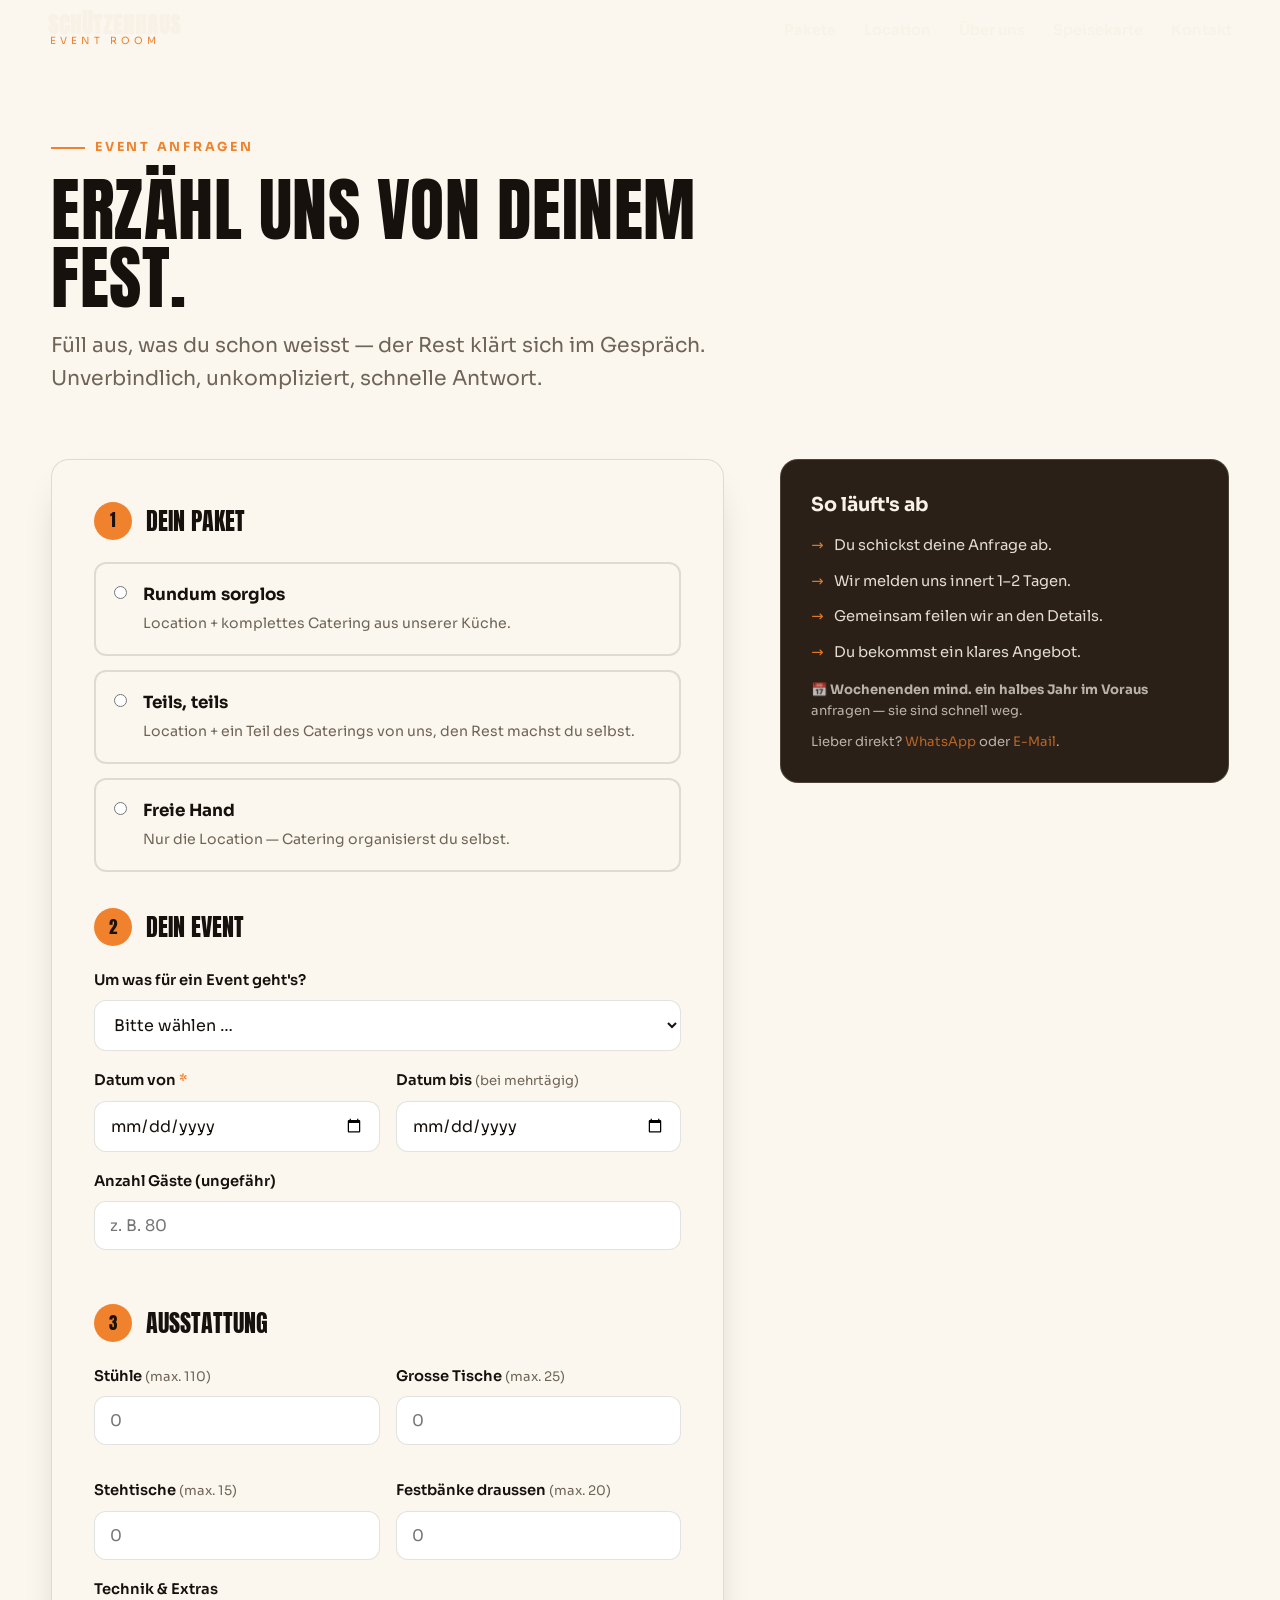
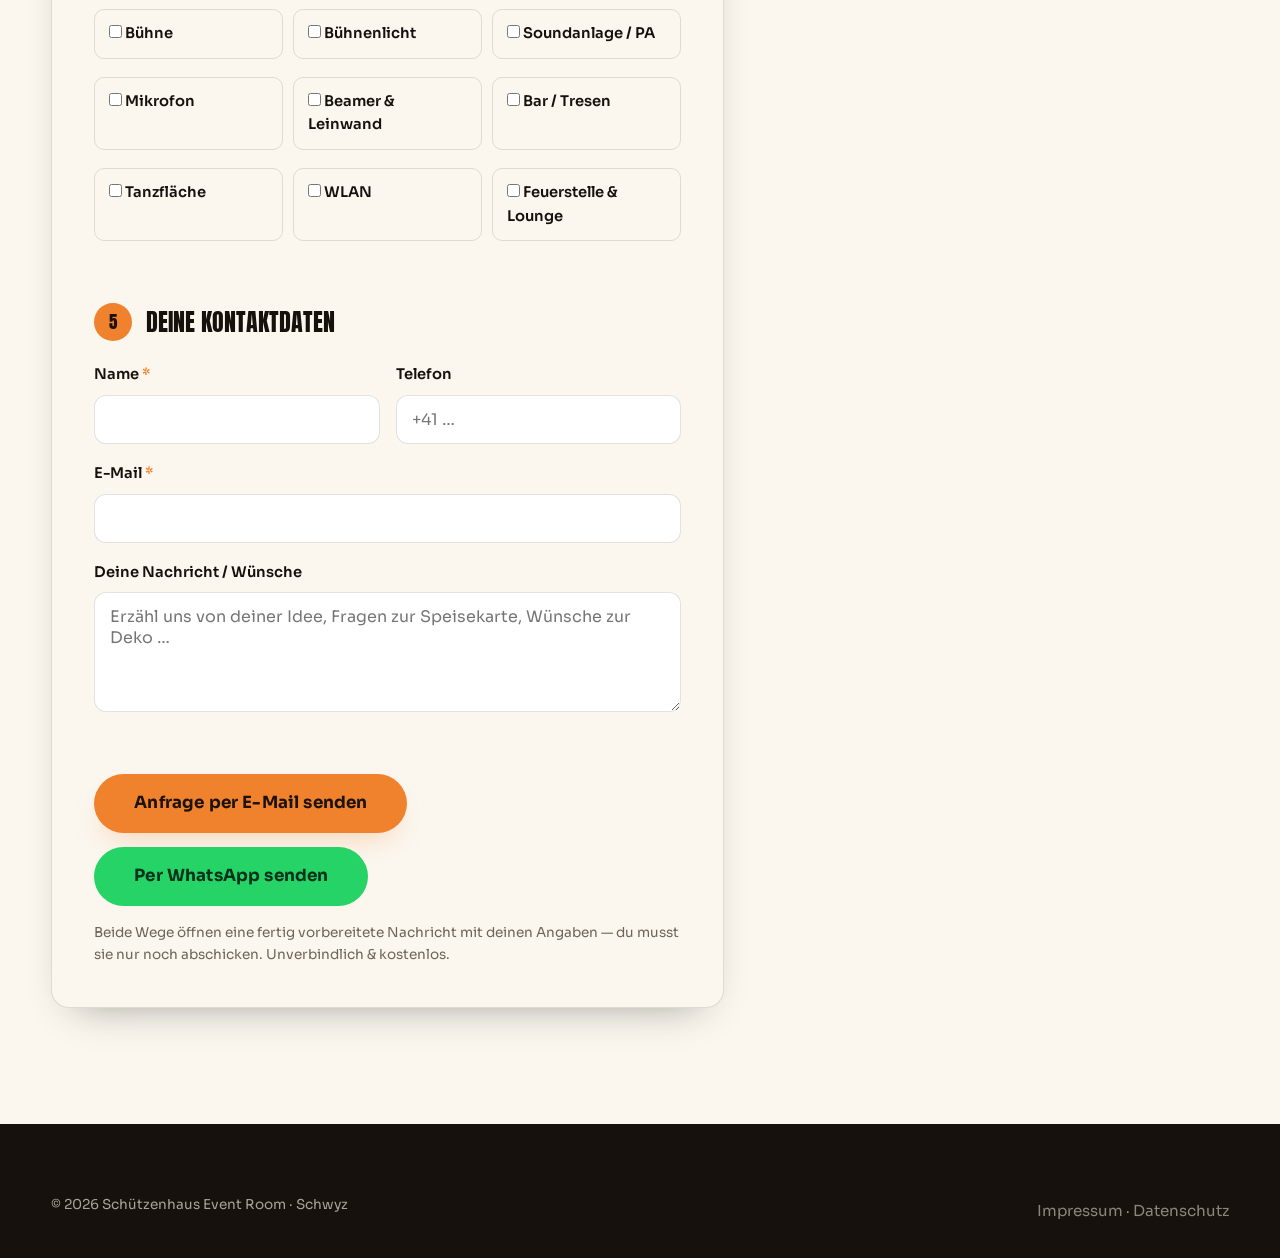
<file: anfrage.html>
<!DOCTYPE html>
<html lang="de-CH">
<head>
  <meta charset="UTF-8" />
  <meta name="viewport" content="width=device-width, initial-scale=1.0" />
  <title>Event anfragen — Schützenhaus Event Room</title>
  <meta name="description" content="Stell deine unverbindliche Event-Anfrage: Paket wählen, Ausstattung, Daten, Verpflegung und Getränke. Wir bauen dir ein Angebot." />
  <!-- Anfrageformular: Versand via mailto/WhatsApp, konfiguriert in assets/js/anfrage.js. -->
  <link rel="preconnect" href="https://fonts.googleapis.com" />
  <link rel="preconnect" href="https://fonts.gstatic.com" crossorigin />
  <link href="https://fonts.googleapis.com/css2?family=Anton&family=Sora:wght@400;500;600;700;800&display=swap" rel="stylesheet" />
  <link rel="stylesheet" href="assets/css/style.css" />
</head>
<body>

  <header class="nav scrolled" id="top">
    <a class="brand" href="index.html" aria-label="Schützenhaus Event Room — Startseite">
      <b>SCHÜTZENHAUS</b><span>Event Room</span>
    </a>
    <nav class="nav-links" aria-label="Hauptnavigation">
      <a href="index.html#pakete">Pakete</a>
      <a href="index.html#location">Location</a>
      <a href="index.html#ueber-uns">Über uns</a>
      <a href="speisekarte.html">Speisekarte</a>
      <a href="index.html#kontakt">Kontakt</a>
    </nav>
    <button class="nav-toggle" aria-label="Menü öffnen" aria-expanded="false">
      <span></span><span></span><span></span>
    </button>
  </header>

  <section class="section page-top">
    <div class="container">
      <div class="section-head">
        <span class="eyebrow">Event anfragen</span>
        <h1 class="display-l">Erzähl uns von deinem Fest.</h1>
        <p class="lead">Füll aus, was du schon weisst — der Rest klärt sich im Gespräch. Unverbindlich, unkompliziert, schnelle Antwort.</p>
      </div>

      <div class="form-wrap">
        <form class="form-card" id="anfrageForm" novalidate>

          <!-- 1 · PAKET -->
          <fieldset class="fieldset">
            <legend><span class="step">1</span> Dein Paket</legend>
            <div class="pkg-choice">
              <label>
                <input type="radio" name="paket" value="Rundum sorglos (Location + Catering komplett)" required />
                <span class="pkg-choice__body"><b>Rundum sorglos</b><span>Location + komplettes Catering aus unserer Küche.</span></span>
              </label>
              <label>
                <input type="radio" name="paket" value="Teils, teils (Location + Teil-Catering)" />
                <span class="pkg-choice__body"><b>Teils, teils</b><span>Location + ein Teil des Caterings von uns, den Rest machst du selbst.</span></span>
              </label>
              <label>
                <input type="radio" name="paket" value="Freie Hand (nur Location)" />
                <span class="pkg-choice__body"><b>Freie Hand</b><span>Nur die Location — Catering organisierst du selbst.</span></span>
              </label>
            </div>
          </fieldset>

          <!-- 2 · EVENT -->
          <fieldset class="fieldset">
            <legend><span class="step">2</span> Dein Event</legend>
            <div class="field">
              <label for="eventtyp">Um was für ein Event geht's?</label>
              <select id="eventtyp">
                <option value="">Bitte wählen …</option>
                <option>Hochzeit</option>
                <option>Geburtstag / Jubiläum</option>
                <option>Firmenanlass / Meeting</option>
                <option>Konzert / Bühnenshow</option>
                <option>Vereinsfest</option>
                <option>Apéro / Generalversammlung</option>
                <option>Trauerfeier / Abdankung</option>
                <option>Anderes</option>
              </select>
            </div>
            <div class="grid-2">
              <div class="field">
                <label for="datum_von">Datum von <span class="req">*</span></label>
                <input type="date" id="datum_von" required />
              </div>
              <div class="field">
                <label for="datum_bis">Datum bis <span class="hint">(bei mehrtägig)</span></label>
                <input type="date" id="datum_bis" />
              </div>
            </div>
            <div class="field">
              <label for="gaeste">Anzahl Gäste (ungefähr)</label>
              <input type="number" id="gaeste" min="1" max="200" placeholder="z. B. 80" />
            </div>
          </fieldset>

          <!-- 3 · AUSSTATTUNG -->
          <fieldset class="fieldset">
            <legend><span class="step">3</span> Ausstattung</legend>
            <div class="grid-2">
              <div class="field">
                <label for="eq_stuehle">Stühle <span class="hint">(max. 110)</span></label>
                <input type="number" id="eq_stuehle" min="0" max="110" placeholder="0" />
              </div>
              <div class="field">
                <label for="eq_tische">Grosse Tische <span class="hint">(max. 25)</span></label>
                <input type="number" id="eq_tische" min="0" max="25" placeholder="0" />
              </div>
              <div class="field">
                <label for="eq_stehtische">Stehtische <span class="hint">(max. 15)</span></label>
                <input type="number" id="eq_stehtische" min="0" max="15" placeholder="0" />
              </div>
              <div class="field">
                <label for="eq_festbaenke">Festbänke draussen <span class="hint">(max. 20)</span></label>
                <input type="number" id="eq_festbaenke" min="0" max="20" placeholder="0" />
              </div>
            </div>
            <div class="field">
              <span class="label">Technik &amp; Extras</span>
              <div class="check-grid" id="equipmentGrid">
                <label class="check"><input type="checkbox" name="equipment" value="Bühne" /> Bühne</label>
                <label class="check"><input type="checkbox" name="equipment" value="Bühnenlicht" /> Bühnenlicht</label>
                <label class="check"><input type="checkbox" name="equipment" value="Soundanlage / PA" /> Soundanlage / PA</label>
                <label class="check"><input type="checkbox" name="equipment" value="Mikrofon" /> Mikrofon</label>
                <label class="check"><input type="checkbox" name="equipment" value="Beamer & Leinwand" /> Beamer &amp; Leinwand</label>
                <label class="check"><input type="checkbox" name="equipment" value="Bar / Tresen" /> Bar / Tresen</label>
                <label class="check"><input type="checkbox" name="equipment" value="Tanzfläche" /> Tanzfläche</label>
                <label class="check"><input type="checkbox" name="equipment" value="WLAN" /> WLAN</label>
                <label class="check"><input type="checkbox" name="equipment" value="Feuerstelle & Lounge (draussen)" /> Feuerstelle &amp; Lounge</label>
              </div>
            </div>
          </fieldset>

          <!-- 4 · VERPFLEGUNG (nur bei Catering) -->
          <fieldset class="fieldset catering-block" id="cateringBlock">
            <legend><span class="step">4</span> Verpflegung</legend>
            <p class="form-note" style="margin-top:0;margin-bottom:18px;">Wirf vorab einen Blick in unsere <a href="speisekarte.html" style="color:var(--ember-deep);font-weight:600;">Speise- &amp; Getränkekarte</a>. Du kannst hier wählen oder alles persönlich mit uns besprechen.</p>
            <div class="grid-3">
              <div class="field">
                <label for="veg">Davon vegetarisch</label>
                <input type="number" id="veg" min="0" placeholder="0" />
              </div>
              <div class="field">
                <label for="vegan">Davon vegan</label>
                <input type="number" id="vegan" min="0" placeholder="0" />
              </div>
              <div class="field">
                <label for="allergien">Allergien / Sonstiges</label>
                <input type="text" id="allergien" placeholder="z. B. glutenfrei" />
              </div>
            </div>
            <div class="grid-2">
              <div class="field">
                <label for="menue">Menüwunsch</label>
                <select id="menue">
                  <option value="">Bitte wählen …</option>
                  <option>Menü 1 — Klassiker vom Tal</option>
                  <option>Menü 2 — Festlich &amp; mehrgängig</option>
                  <option>Menü 3 — Apéro riche / Flying Buffet</option>
                  <option>Vegetarisches / veganes Menü</option>
                  <option>Persönlich besprechen</option>
                </select>
              </div>
              <div class="field">
                <label for="getraenke">Getränke &amp; Wein</label>
                <select id="getraenke">
                  <option value="">Bitte wählen …</option>
                  <option>Eure Weinempfehlung passend zum Menü</option>
                  <option>Getränkepauschale (Bier, Wein, Softdrinks)</option>
                  <option>Nur alkoholfrei</option>
                  <option>Persönlich besprechen</option>
                </select>
              </div>
            </div>
          </fieldset>

          <!-- 5 · KONTAKT -->
          <fieldset class="fieldset">
            <legend><span class="step">5</span> Deine Kontaktdaten</legend>
            <div class="grid-2">
              <div class="field">
                <label for="kontakt_name">Name <span class="req">*</span></label>
                <input type="text" id="kontakt_name" autocomplete="name" required />
              </div>
              <div class="field">
                <label for="kontakt_tel">Telefon</label>
                <input type="tel" id="kontakt_tel" autocomplete="tel" placeholder="+41 …" />
              </div>
            </div>
            <div class="field">
              <label for="kontakt_email">E-Mail <span class="req">*</span></label>
              <input type="email" id="kontakt_email" autocomplete="email" required />
            </div>
            <div class="field">
              <label for="kommentar">Deine Nachricht / Wünsche</label>
              <textarea id="kommentar" placeholder="Erzähl uns von deiner Idee, Fragen zur Speisekarte, Wünsche zur Deko …"></textarea>
            </div>
          </fieldset>

          <div class="form-actions">
            <button type="button" class="btn btn--primary btn--lg" id="sendEmail">Anfrage per E-Mail senden</button>
            <button type="button" class="btn btn--whatsapp btn--lg" id="sendWhatsApp">Per WhatsApp senden</button>
          </div>
          <p class="form-note">Beide Wege öffnen eine fertig vorbereitete Nachricht mit deinen Angaben — du musst sie nur noch abschicken. Unverbindlich &amp; kostenlos.</p>
        </form>

        <aside class="form-aside">
          <h4>So läuft's ab</h4>
          <ul>
            <li>Du schickst deine Anfrage ab.</li>
            <li>Wir melden uns innert 1–2 Tagen.</li>
            <li>Gemeinsam feilen wir an den Details.</li>
            <li>Du bekommst ein klares Angebot.</li>
          </ul>
          <p class="small">📅 <strong>Wochenenden mind. ein halbes Jahr im Voraus</strong> anfragen — sie sind schnell weg.</p>
          <p class="small">Lieber direkt? <a href="https://wa.me/41792501954" target="_blank" rel="noopener" style="color:var(--ember);">WhatsApp</a> oder <a href="mailto:info@schuetzenhaus-eventraum.ch" style="color:var(--ember);">E-Mail</a>.</p>
        </aside>
      </div>
    </div>
  </section>

  <footer class="footer">
    <div class="container">
      <div class="footer__bottom" style="border:0;padding-top:0;">
        <span>© <span data-year>2026</span> Schützenhaus Event Room · Schwyz</span>
        <span><a href="impressum.html">Impressum</a> · <a href="datenschutz.html">Datenschutz</a></span>
      </div>
    </div>
  </footer>

  <script src="assets/js/main.js"></script>
  <script src="assets/js/anfrage.js"></script>
</body>
</html>
</file>
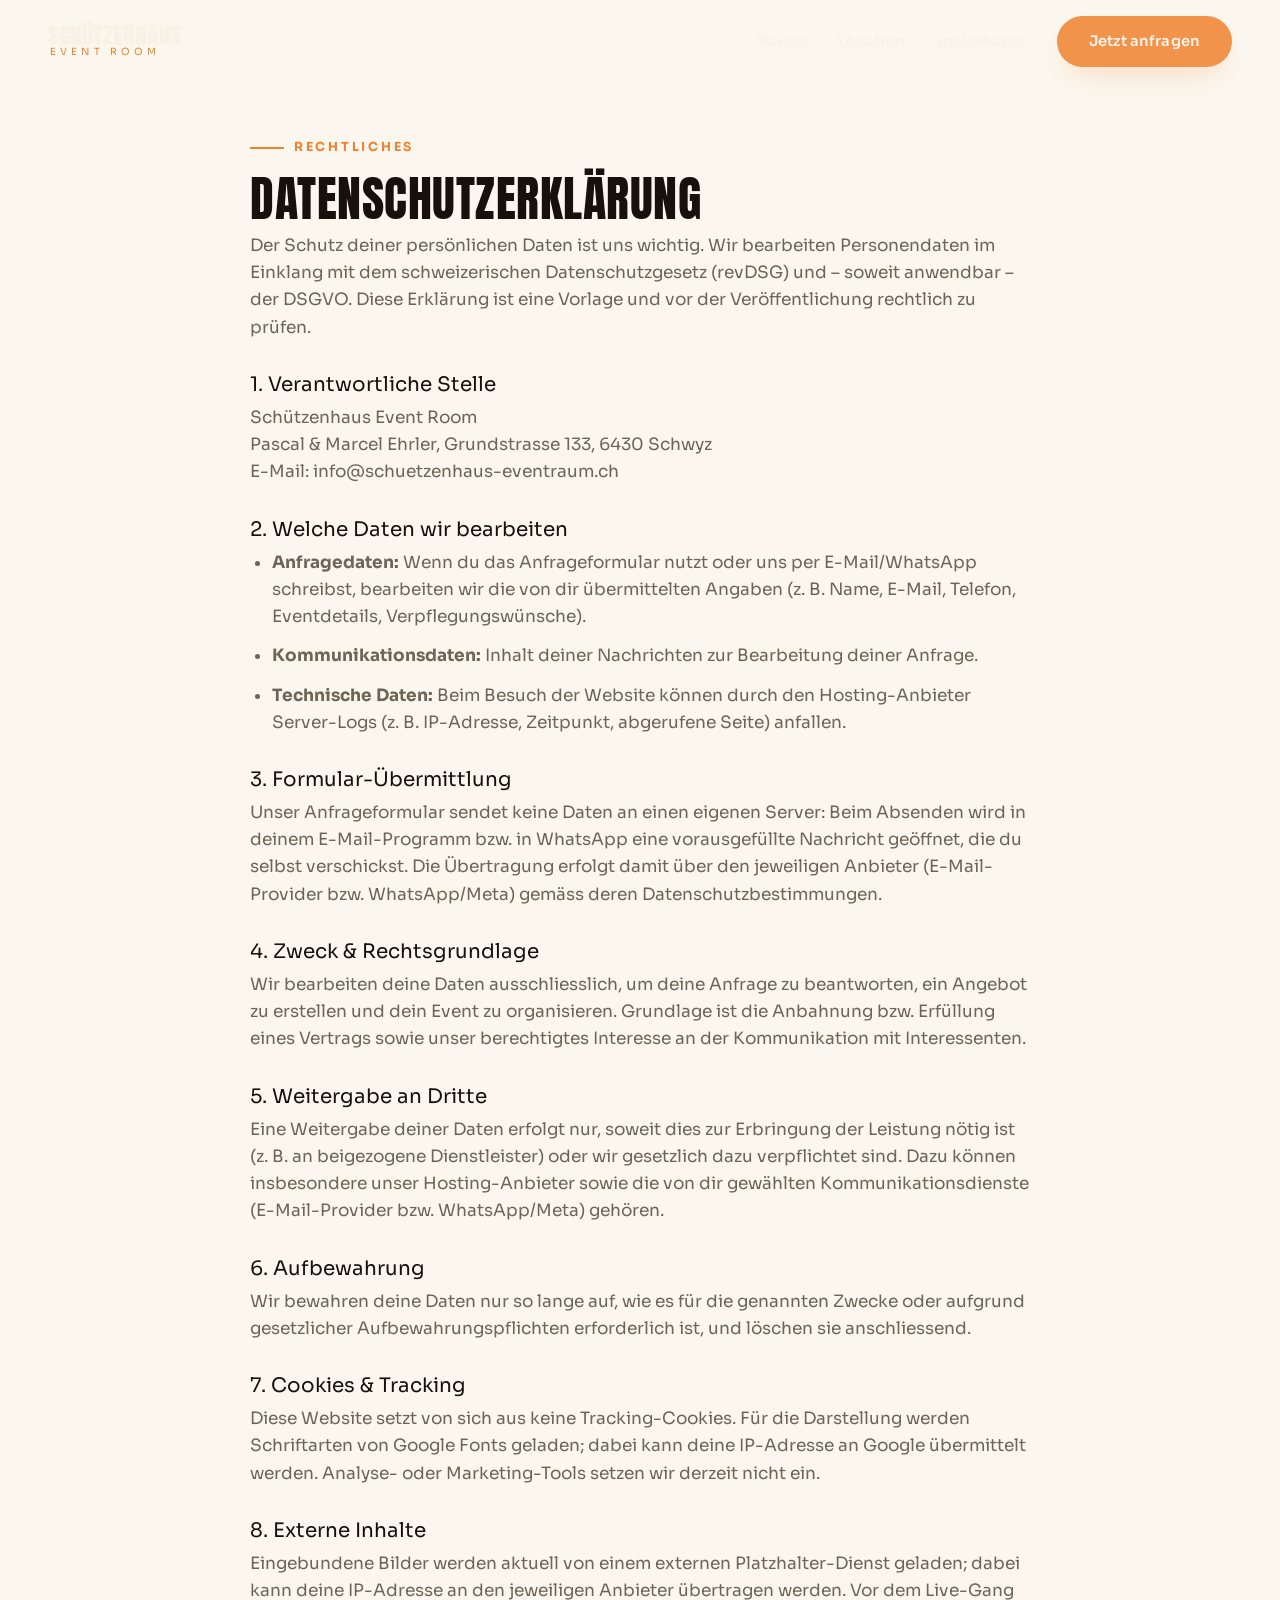
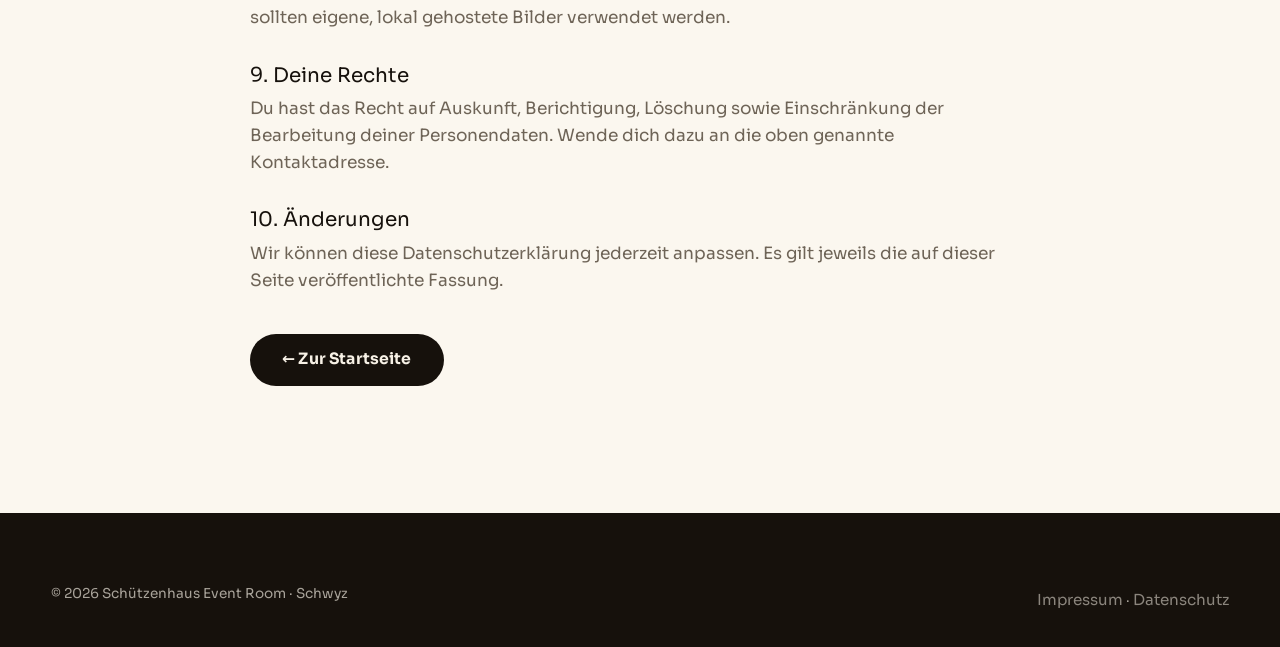
<file: datenschutz.html>
<!DOCTYPE html>
<html lang="de-CH">
<head>
  <meta charset="UTF-8" />
  <meta name="viewport" content="width=device-width, initial-scale=1.0" />
  <title>Datenschutzerklärung — Schützenhaus Event Room</title>
  <meta name="robots" content="noindex" />
  <!-- HINWEIS: Platzhalter-Datenschutzerklärung. Vor Veröffentlichung rechtlich prüfen und an die tatsächliche Datenverarbeitung anpassen. -->
  <link rel="preconnect" href="https://fonts.googleapis.com" />
  <link rel="preconnect" href="https://fonts.gstatic.com" crossorigin />
  <link href="https://fonts.googleapis.com/css2?family=Anton&family=Sora:wght@400;500;600;700;800&display=swap" rel="stylesheet" />
  <link rel="stylesheet" href="assets/css/style.css" />
</head>
<body>

  <header class="nav scrolled" id="top">
    <a class="brand" href="index.html" aria-label="Schützenhaus Event Room — Startseite">
      <b>SCHÜTZENHAUS</b><span>Event Room</span>
    </a>
    <nav class="nav-links" aria-label="Hauptnavigation">
      <a href="index.html#pakete">Pakete</a>
      <a href="index.html#location">Location</a>
      <a href="speisekarte.html">Speisekarte</a>
      <a class="btn btn--primary nav-cta" href="anfrage.html">Jetzt anfragen</a>
    </nav>
    <button class="nav-toggle" aria-label="Menü öffnen" aria-expanded="false">
      <span></span><span></span><span></span>
    </button>
  </header>

  <section class="section page-top">
    <div class="container legal">
      <span class="eyebrow">Rechtliches</span>
      <h2>Datenschutzerklärung</h2>
      <p>Der Schutz deiner persönlichen Daten ist uns wichtig. Wir bearbeiten Personendaten im Einklang mit dem schweizerischen Datenschutzgesetz (revDSG) und – soweit anwendbar – der DSGVO. Diese Erklärung ist eine Vorlage und vor der Veröffentlichung rechtlich zu prüfen.</p>

      <h3>1. Verantwortliche Stelle</h3>
      <p>
        Schützenhaus Event Room<br>
        Pascal &amp; Marcel Ehrler, Grundstrasse 133, 6430 Schwyz<br>
        E-Mail: <a href="mailto:info@schuetzenhaus-eventraum.ch">info@schuetzenhaus-eventraum.ch</a>
      </p>

      <h3>2. Welche Daten wir bearbeiten</h3>
      <ul>
        <li><strong>Anfragedaten:</strong> Wenn du das Anfrageformular nutzt oder uns per E-Mail/WhatsApp schreibst, bearbeiten wir die von dir übermittelten Angaben (z. B. Name, E-Mail, Telefon, Eventdetails, Verpflegungswünsche).</li>
        <li><strong>Kommunikationsdaten:</strong> Inhalt deiner Nachrichten zur Bearbeitung deiner Anfrage.</li>
        <li><strong>Technische Daten:</strong> Beim Besuch der Website können durch den Hosting-Anbieter Server-Logs (z. B. IP-Adresse, Zeitpunkt, abgerufene Seite) anfallen.</li>
      </ul>

      <h3>3. Formular-Übermittlung</h3>
      <p>Unser Anfrageformular sendet keine Daten an einen eigenen Server: Beim Absenden wird in deinem E-Mail-Programm bzw. in WhatsApp eine vorausgefüllte Nachricht geöffnet, die du selbst verschickst. Die Übertragung erfolgt damit über den jeweiligen Anbieter (E-Mail-Provider bzw. WhatsApp/Meta) gemäss deren Datenschutzbestimmungen.</p>

      <h3>4. Zweck &amp; Rechtsgrundlage</h3>
      <p>Wir bearbeiten deine Daten ausschliesslich, um deine Anfrage zu beantworten, ein Angebot zu erstellen und dein Event zu organisieren. Grundlage ist die Anbahnung bzw. Erfüllung eines Vertrags sowie unser berechtigtes Interesse an der Kommunikation mit Interessenten.</p>

      <h3>5. Weitergabe an Dritte</h3>
      <p>Eine Weitergabe deiner Daten erfolgt nur, soweit dies zur Erbringung der Leistung nötig ist (z. B. an beigezogene Dienstleister) oder wir gesetzlich dazu verpflichtet sind. Dazu können insbesondere unser Hosting-Anbieter sowie die von dir gewählten Kommunikationsdienste (E-Mail-Provider bzw. WhatsApp/Meta) gehören.</p>

      <h3>6. Aufbewahrung</h3>
      <p>Wir bewahren deine Daten nur so lange auf, wie es für die genannten Zwecke oder aufgrund gesetzlicher Aufbewahrungspflichten erforderlich ist, und löschen sie anschliessend.</p>

      <h3>7. Cookies &amp; Tracking</h3>
      <p>Diese Website setzt von sich aus keine Tracking-Cookies. Für die Darstellung werden Schriftarten von Google Fonts geladen; dabei kann deine IP-Adresse an Google übermittelt werden. Analyse- oder Marketing-Tools setzen wir derzeit nicht ein.</p>

      <h3>8. Externe Inhalte</h3>
      <p>Eingebundene Bilder werden aktuell von einem externen Platzhalter-Dienst geladen; dabei kann deine IP-Adresse an den jeweiligen Anbieter übertragen werden. Vor dem Live-Gang sollten eigene, lokal gehostete Bilder verwendet werden.</p>

      <h3>9. Deine Rechte</h3>
      <p>Du hast das Recht auf Auskunft, Berichtigung, Löschung sowie Einschränkung der Bearbeitung deiner Personendaten. Wende dich dazu an die oben genannte Kontaktadresse.</p>

      <h3>10. Änderungen</h3>
      <p>Wir können diese Datenschutzerklärung jederzeit anpassen. Es gilt jeweils die auf dieser Seite veröffentlichte Fassung.</p>

      <p style="margin-top:40px;"><a class="btn btn--dark" href="index.html">← Zur Startseite</a></p>
    </div>
  </section>

  <footer class="footer">
    <div class="container">
      <div class="footer__bottom" style="border:0;padding-top:0;">
        <span>© <span data-year>2026</span> Schützenhaus Event Room · Schwyz</span>
        <span><a href="impressum.html">Impressum</a> · <a href="datenschutz.html">Datenschutz</a></span>
      </div>
    </div>
  </footer>

  <script src="assets/js/main.js"></script>
</body>
</html>
</file>
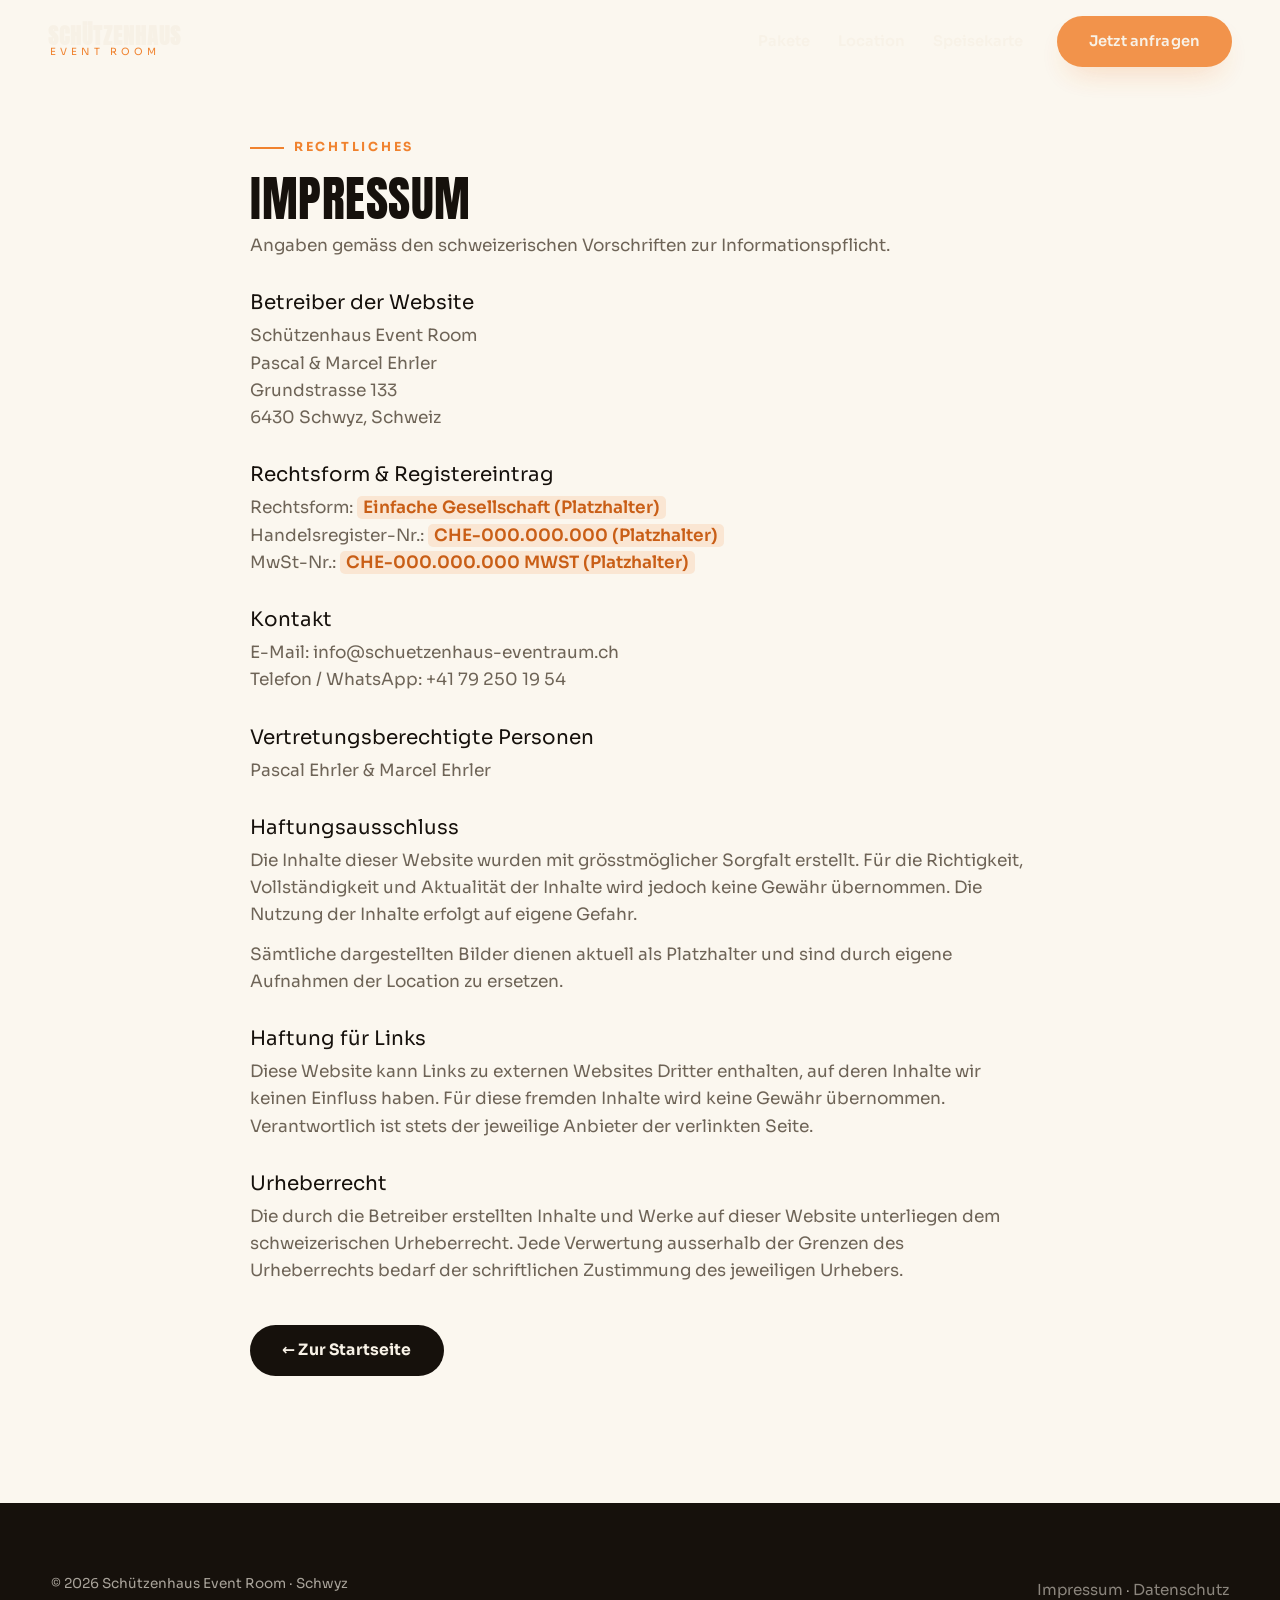
<file: impressum.html>
<!DOCTYPE html>
<html lang="de-CH">
<head>
  <meta charset="UTF-8" />
  <meta name="viewport" content="width=device-width, initial-scale=1.0" />
  <title>Impressum — Schützenhaus Event Room</title>
  <meta name="robots" content="noindex" />
  <!-- HINWEIS: Alle mit hervorgehobenen Platzhaltern markierten Angaben müssen durch echte Daten ersetzt werden. -->
  <link rel="preconnect" href="https://fonts.googleapis.com" />
  <link rel="preconnect" href="https://fonts.gstatic.com" crossorigin />
  <link href="https://fonts.googleapis.com/css2?family=Anton&family=Sora:wght@400;500;600;700;800&display=swap" rel="stylesheet" />
  <link rel="stylesheet" href="assets/css/style.css" />
</head>
<body>

  <header class="nav scrolled" id="top">
    <a class="brand" href="index.html" aria-label="Schützenhaus Event Room — Startseite">
      <b>SCHÜTZENHAUS</b><span>Event Room</span>
    </a>
    <nav class="nav-links" aria-label="Hauptnavigation">
      <a href="index.html#pakete">Pakete</a>
      <a href="index.html#location">Location</a>
      <a href="speisekarte.html">Speisekarte</a>
      <a class="btn btn--primary nav-cta" href="anfrage.html">Jetzt anfragen</a>
    </nav>
    <button class="nav-toggle" aria-label="Menü öffnen" aria-expanded="false">
      <span></span><span></span><span></span>
    </button>
  </header>

  <section class="section page-top">
    <div class="container legal">
      <span class="eyebrow">Rechtliches</span>
      <h2>Impressum</h2>
      <p>Angaben gemäss den schweizerischen Vorschriften zur Informationspflicht.</p>

      <h3>Betreiber der Website</h3>
      <p>
        Schützenhaus Event Room<br>
        Pascal &amp; Marcel Ehrler<br>
        Grundstrasse 133<br>
        6430 Schwyz, Schweiz
      </p>

      <h3>Rechtsform &amp; Registereintrag</h3>
      <p>
        Rechtsform: <span class="ph">Einfache Gesellschaft (Platzhalter)</span><br>
        Handelsregister-Nr.: <span class="ph">CHE-000.000.000 (Platzhalter)</span><br>
        MwSt-Nr.: <span class="ph">CHE-000.000.000 MWST (Platzhalter)</span>
      </p>

      <h3>Kontakt</h3>
      <p>
        E-Mail: <a href="mailto:info@schuetzenhaus-eventraum.ch">info@schuetzenhaus-eventraum.ch</a><br>
        Telefon / WhatsApp: <a href="tel:+41792501954">+41 79 250 19 54</a>
      </p>

      <h3>Vertretungsberechtigte Personen</h3>
      <p>Pascal Ehrler &amp; Marcel Ehrler</p>

      <h3>Haftungsausschluss</h3>
      <p>Die Inhalte dieser Website wurden mit grösstmöglicher Sorgfalt erstellt. Für die Richtigkeit, Vollständigkeit und Aktualität der Inhalte wird jedoch keine Gewähr übernommen. Die Nutzung der Inhalte erfolgt auf eigene Gefahr.</p>
      <p>Sämtliche dargestellten Bilder dienen aktuell als Platzhalter und sind durch eigene Aufnahmen der Location zu ersetzen.</p>

      <h3>Haftung für Links</h3>
      <p>Diese Website kann Links zu externen Websites Dritter enthalten, auf deren Inhalte wir keinen Einfluss haben. Für diese fremden Inhalte wird keine Gewähr übernommen. Verantwortlich ist stets der jeweilige Anbieter der verlinkten Seite.</p>

      <h3>Urheberrecht</h3>
      <p>Die durch die Betreiber erstellten Inhalte und Werke auf dieser Website unterliegen dem schweizerischen Urheberrecht. Jede Verwertung ausserhalb der Grenzen des Urheberrechts bedarf der schriftlichen Zustimmung des jeweiligen Urhebers.</p>

      <p style="margin-top:40px;"><a class="btn btn--dark" href="index.html">← Zur Startseite</a></p>
    </div>
  </section>

  <footer class="footer">
    <div class="container">
      <div class="footer__bottom" style="border:0;padding-top:0;">
        <span>© <span data-year>2026</span> Schützenhaus Event Room · Schwyz</span>
        <span><a href="impressum.html">Impressum</a> · <a href="datenschutz.html">Datenschutz</a></span>
      </div>
    </div>
  </footer>

  <script src="assets/js/main.js"></script>
</body>
</html>
</file>
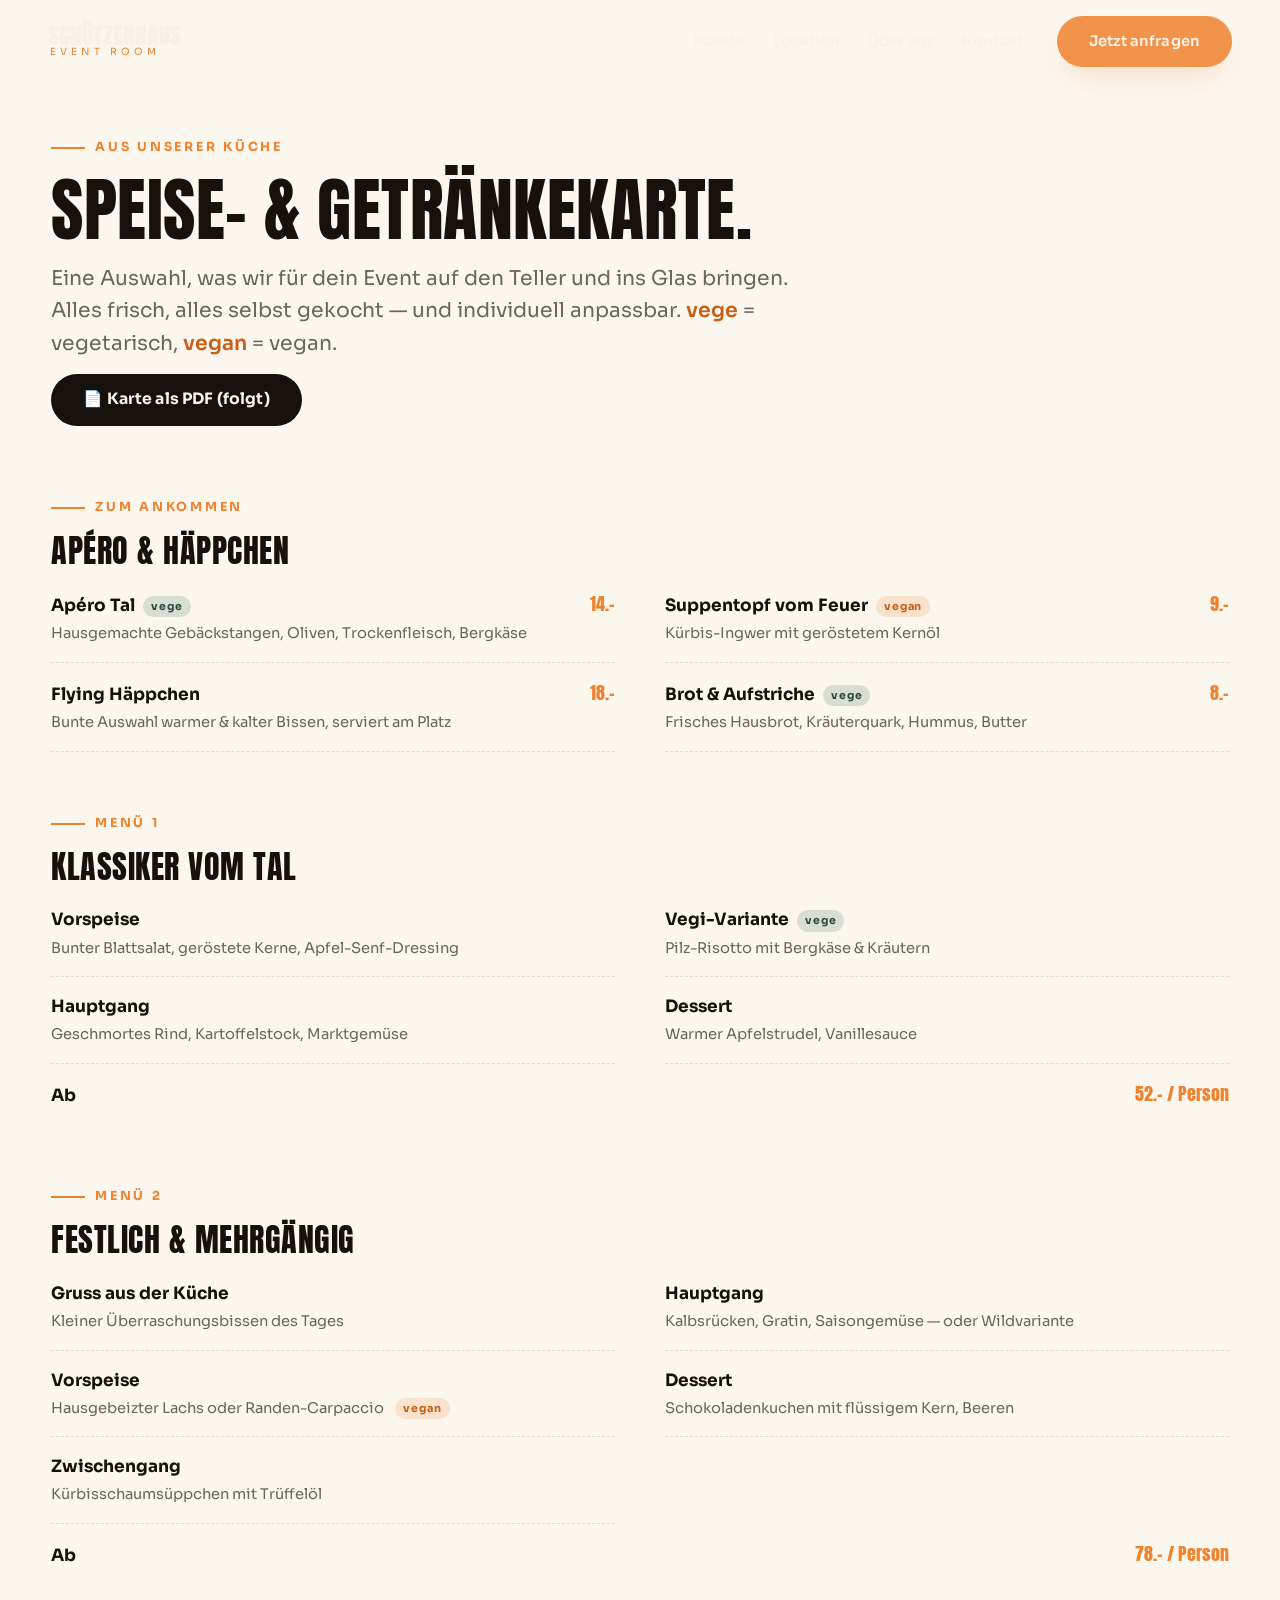
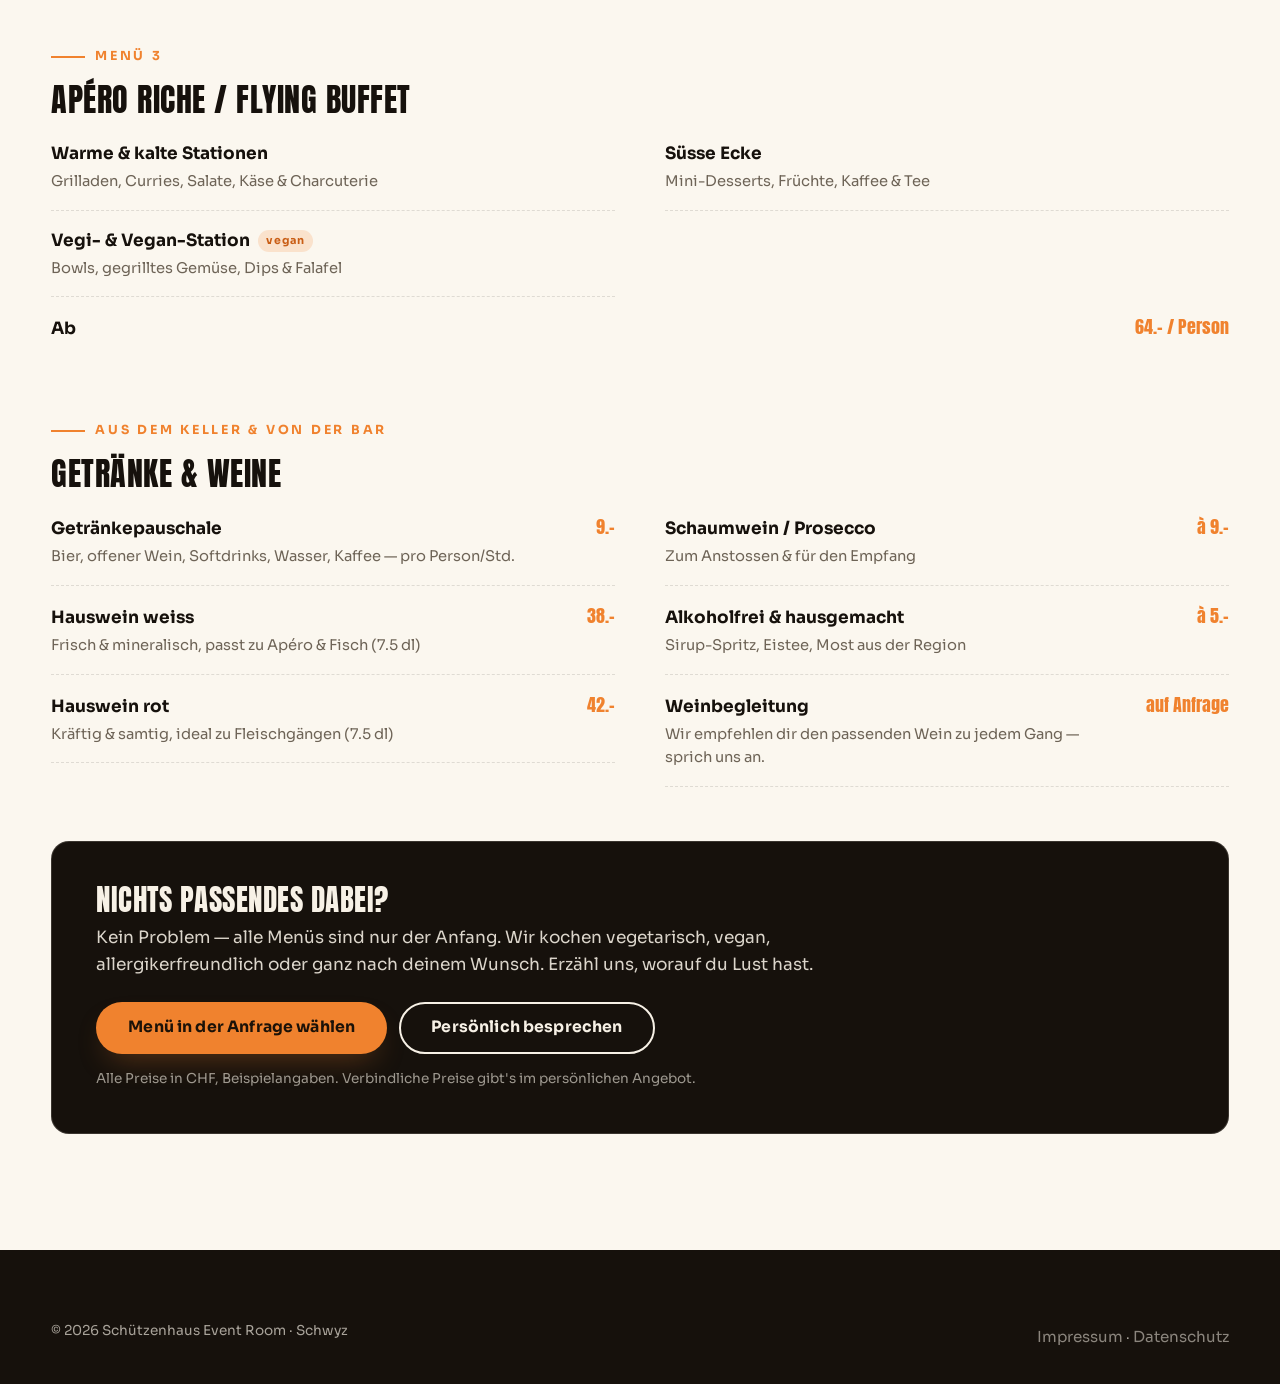
<file: speisekarte.html>
<!DOCTYPE html>
<html lang="de-CH">
<head>
  <meta charset="UTF-8" />
  <meta name="viewport" content="width=device-width, initial-scale=1.0" />
  <title>Speise- &amp; Getränkekarte — Schützenhaus Event Room</title>
  <meta name="description" content="Unsere Menüs, Apéros, vegetarische und vegane Optionen sowie Getränke und Weine fürs Event-Catering im Schützenhaus." />
  <!-- HINWEIS: Preise und Gerichte sind Beispiele/Platzhalter. Die offizielle Karte kann als PDF hinterlegt werden (siehe Button unten). -->
  <link rel="preconnect" href="https://fonts.googleapis.com" />
  <link rel="preconnect" href="https://fonts.gstatic.com" crossorigin />
  <link href="https://fonts.googleapis.com/css2?family=Anton&family=Sora:wght@400;500;600;700;800&display=swap" rel="stylesheet" />
  <link rel="stylesheet" href="assets/css/style.css" />
</head>
<body>

  <header class="nav scrolled" id="top">
    <a class="brand" href="index.html" aria-label="Schützenhaus Event Room — Startseite">
      <b>SCHÜTZENHAUS</b><span>Event Room</span>
    </a>
    <nav class="nav-links" aria-label="Hauptnavigation">
      <a href="index.html#pakete">Pakete</a>
      <a href="index.html#location">Location</a>
      <a href="index.html#ueber-uns">Über uns</a>
      <a href="index.html#kontakt">Kontakt</a>
      <a class="btn btn--primary nav-cta" href="anfrage.html">Jetzt anfragen</a>
    </nav>
    <button class="nav-toggle" aria-label="Menü öffnen" aria-expanded="false">
      <span></span><span></span><span></span>
    </button>
  </header>

  <section class="section page-top">
    <div class="container">
      <div class="section-head">
        <span class="eyebrow">Aus unserer Küche</span>
        <h1 class="display-l">Speise- &amp; Getränkekarte.</h1>
        <p class="lead">Eine Auswahl, was wir für dein Event auf den Teller und ins Glas bringen. Alles frisch, alles selbst gekocht — und individuell anpassbar. <span style="color:var(--ember-deep);font-weight:600;">vege</span> = vegetarisch, <span style="color:var(--ember-deep);font-weight:600;">vegan</span> = vegan.</p>
        <p style="margin-top:14px;">
          <!-- Lege hier die echte Karte als PDF ab, z. B. assets/speisekarte.pdf, und aktiviere den Link. -->
          <a class="btn btn--dark" href="#" onclick="alert('Die druckbare PDF-Karte wird hier hinterlegt. Bis dahin: einfach in der Anfrage notieren oder persönlich besprechen.'); return false;">📄 Karte als PDF (folgt)</a>
        </p>
      </div>

      <!-- APÉRO -->
      <div class="menu-section">
        <span class="eyebrow">Zum Ankommen</span>
        <h3>Apéro &amp; Häppchen</h3>
        <div class="menu-cols">
          <div class="menu-item"><div><span class="m-name">Apéro Tal<span class="badge-diet badge-veg">vege</span></span><span class="m-desc">Hausgemachte Gebäckstangen, Oliven, Trockenfleisch, Bergkäse</span></div><span class="m-price">14.–</span></div>
          <div class="menu-item"><div><span class="m-name">Flying Häppchen</span><span class="m-desc">Bunte Auswahl warmer &amp; kalter Bissen, serviert am Platz</span></div><span class="m-price">18.–</span></div>
          <div class="menu-item"><div><span class="m-name">Suppentopf vom Feuer<span class="badge-diet badge-vegan">vegan</span></span><span class="m-desc">Kürbis-Ingwer mit geröstetem Kernöl</span></div><span class="m-price">9.–</span></div>
          <div class="menu-item"><div><span class="m-name">Brot &amp; Aufstriche<span class="badge-diet badge-veg">vege</span></span><span class="m-desc">Frisches Hausbrot, Kräuterquark, Hummus, Butter</span></div><span class="m-price">8.–</span></div>
        </div>
      </div>

      <!-- MENÜ 1 -->
      <div class="menu-section">
        <span class="eyebrow">Menü 1</span>
        <h3>Klassiker vom Tal</h3>
        <div class="menu-cols">
          <div class="menu-item"><div><span class="m-name">Vorspeise</span><span class="m-desc">Bunter Blattsalat, geröstete Kerne, Apfel-Senf-Dressing</span></div></div>
          <div class="menu-item"><div><span class="m-name">Hauptgang</span><span class="m-desc">Geschmortes Rind, Kartoffelstock, Marktgemüse</span></div></div>
          <div class="menu-item"><div><span class="m-name">Vegi-Variante<span class="badge-diet badge-veg">vege</span></span><span class="m-desc">Pilz-Risotto mit Bergkäse &amp; Kräutern</span></div></div>
          <div class="menu-item"><div><span class="m-name">Dessert</span><span class="m-desc">Warmer Apfelstrudel, Vanillesauce</span></div></div>
        </div>
        <div class="menu-item" style="border-bottom:0;"><span class="m-name">Ab</span><span class="m-price">52.– / Person</span></div>
      </div>

      <!-- MENÜ 2 -->
      <div class="menu-section">
        <span class="eyebrow">Menü 2</span>
        <h3>Festlich &amp; mehrgängig</h3>
        <div class="menu-cols">
          <div class="menu-item"><div><span class="m-name">Gruss aus der Küche</span><span class="m-desc">Kleiner Überraschungsbissen des Tages</span></div></div>
          <div class="menu-item"><div><span class="m-name">Vorspeise</span><span class="m-desc">Hausgebeizter Lachs oder Randen-Carpaccio <span class="badge-diet badge-vegan">vegan</span></span></div></div>
          <div class="menu-item"><div><span class="m-name">Zwischengang</span><span class="m-desc">Kürbisschaumsüppchen mit Trüffelöl</span></div></div>
          <div class="menu-item"><div><span class="m-name">Hauptgang</span><span class="m-desc">Kalbsrücken, Gratin, Saisongemüse — oder Wildvariante</span></div></div>
          <div class="menu-item"><div><span class="m-name">Dessert</span><span class="m-desc">Schokoladenkuchen mit flüssigem Kern, Beeren</span></div></div>
        </div>
        <div class="menu-item" style="border-bottom:0;"><span class="m-name">Ab</span><span class="m-price">78.– / Person</span></div>
      </div>

      <!-- MENÜ 3 -->
      <div class="menu-section">
        <span class="eyebrow">Menü 3</span>
        <h3>Apéro riche / Flying Buffet</h3>
        <div class="menu-cols">
          <div class="menu-item"><div><span class="m-name">Warme &amp; kalte Stationen</span><span class="m-desc">Grilladen, Curries, Salate, Käse &amp; Charcuterie</span></div></div>
          <div class="menu-item"><div><span class="m-name">Vegi- &amp; Vegan-Station<span class="badge-diet badge-vegan">vegan</span></span><span class="m-desc">Bowls, gegrilltes Gemüse, Dips &amp; Falafel</span></div></div>
          <div class="menu-item"><div><span class="m-name">Süsse Ecke</span><span class="m-desc">Mini-Desserts, Früchte, Kaffee &amp; Tee</span></div></div>
        </div>
        <div class="menu-item" style="border-bottom:0;"><span class="m-name">Ab</span><span class="m-price">64.– / Person</span></div>
      </div>

      <!-- GETRÄNKE -->
      <div class="menu-section">
        <span class="eyebrow">Aus dem Keller &amp; von der Bar</span>
        <h3>Getränke &amp; Weine</h3>
        <div class="menu-cols">
          <div class="menu-item"><div><span class="m-name">Getränkepauschale</span><span class="m-desc">Bier, offener Wein, Softdrinks, Wasser, Kaffee — pro Person/Std.</span></div><span class="m-price">9.–</span></div>
          <div class="menu-item"><div><span class="m-name">Hauswein weiss</span><span class="m-desc">Frisch &amp; mineralisch, passt zu Apéro &amp; Fisch (7.5 dl)</span></div><span class="m-price">38.–</span></div>
          <div class="menu-item"><div><span class="m-name">Hauswein rot</span><span class="m-desc">Kräftig &amp; samtig, ideal zu Fleischgängen (7.5 dl)</span></div><span class="m-price">42.–</span></div>
          <div class="menu-item"><div><span class="m-name">Schaumwein / Prosecco</span><span class="m-desc">Zum Anstossen &amp; für den Empfang</span></div><span class="m-price">à 9.–</span></div>
          <div class="menu-item"><div><span class="m-name">Alkoholfrei &amp; hausgemacht</span><span class="m-desc">Sirup-Spritz, Eistee, Most aus der Region</span></div><span class="m-price">à 5.–</span></div>
          <div class="menu-item"><div><span class="m-name">Weinbegleitung</span><span class="m-desc">Wir empfehlen dir den passenden Wein zu jedem Gang — sprich uns an.</span></div><span class="m-price">auf Anfrage</span></div>
        </div>
      </div>

      <div class="about-card" style="background:var(--ink);color:var(--cream);">
        <h3 style="font-size:1.8rem;margin-bottom:10px;">Nichts Passendes dabei?</h3>
        <p style="opacity:.88;">Kein Problem — alle Menüs sind nur der Anfang. Wir kochen vegetarisch, vegan, allergikerfreundlich oder ganz nach deinem Wunsch. Erzähl uns, worauf du Lust hast.</p>
        <div class="contact-btns">
          <a class="btn btn--primary" href="anfrage.html">Menü in der Anfrage wählen</a>
          <a class="btn btn--ghost" href="index.html#kontakt">Persönlich besprechen</a>
        </div>
        <p class="form-note" style="color:rgba(247,241,230,.6);margin-top:14px;">Alle Preise in CHF, Beispielangaben. Verbindliche Preise gibt's im persönlichen Angebot.</p>
      </div>
    </div>
  </section>

  <footer class="footer">
    <div class="container">
      <div class="footer__bottom" style="border:0;padding-top:0;">
        <span>© <span data-year>2026</span> Schützenhaus Event Room · Schwyz</span>
        <span><a href="impressum.html">Impressum</a> · <a href="datenschutz.html">Datenschutz</a></span>
      </div>
    </div>
  </footer>

  <script src="assets/js/main.js"></script>
</body>
</html>
</file>
<file: assets/css/style.css>
/* ============================================================
   SCHÜTZENHAUS EVENT ROOM — Design System
   Rustikal trifft modern. Bold, warm, selbstbewusst.
   ============================================================ */

:root {
  /* Colors */
  --ink: #16110C;
  --ink-soft: #221A12;
  --ink-card: #2A2018;
  --cream: #F7F1E6;
  --cream-2: #EEE3D0;
  --paper: #FBF7EF;
  --ember: #F0822E;
  --ember-deep: #C95E16;
  --ember-glow: rgba(240, 130, 46, 0.35);
  --pine: #2C4B40;
  --pine-light: #3E6B5B;
  --muted: #9A8E7D;
  --muted-dark: #6E6457;
  --line: rgba(22, 17, 12, 0.12);
  --line-light: rgba(247, 241, 230, 0.16);

  /* Type */
  --font-display: "Anton", "Arial Narrow", sans-serif;
  --font-body: "Sora", system-ui, -apple-system, "Segoe UI", sans-serif;

  /* Layout */
  --maxw: 1180px;
  --radius: 18px;
  --radius-sm: 12px;
  --shadow: 0 30px 60px -28px rgba(22, 17, 12, 0.55);
  --shadow-soft: 0 18px 40px -24px rgba(22, 17, 12, 0.45);
  --ease: cubic-bezier(0.2, 0.7, 0.2, 1);
}

* { margin: 0; padding: 0; box-sizing: border-box; }

html { scroll-behavior: smooth; scroll-padding-top: 90px; }

body {
  font-family: var(--font-body);
  color: var(--ink);
  background: var(--paper);
  line-height: 1.6;
  font-size: 17px;
  -webkit-font-smoothing: antialiased;
  overflow-x: hidden;
}

img { max-width: 100%; display: block; }
a { color: inherit; text-decoration: none; }
ul { list-style: none; }

/* ---------- Typography ---------- */
h1, h2, h3 {
  font-family: var(--font-display);
  font-weight: 400;
  line-height: 0.96;
  letter-spacing: 0.5px;
  text-transform: uppercase;
}
.display-xl { font-size: clamp(2.8rem, 9vw, 7rem); }
.display-l  { font-size: clamp(2.2rem, 6vw, 4.4rem); }
.display-m  { font-size: clamp(1.7rem, 4vw, 2.8rem); }

p { max-width: 62ch; }
strong { font-weight: 700; }

.accent { color: var(--ember); }
.accent-pine { color: var(--pine-light); }

/* ---------- Layout helpers ---------- */
.container { width: min(var(--maxw), 92vw); margin-inline: auto; }
.section { padding: clamp(64px, 9vw, 130px) 0; }
.section--ink { background: var(--ink); color: var(--cream); }
.section--pine { background: var(--pine); color: var(--cream); }
.section--cream { background: var(--cream); }
.center { text-align: center; }
.lead { font-size: clamp(1.05rem, 1.6vw, 1.3rem); color: var(--muted-dark); }
.section--ink .lead, .section--pine .lead { color: rgba(247, 241, 230, 0.78); }

.eyebrow {
  display: inline-flex;
  align-items: center;
  gap: 10px;
  font-family: var(--font-body);
  font-weight: 700;
  text-transform: uppercase;
  letter-spacing: 0.22em;
  font-size: 0.78rem;
  color: var(--ember);
  margin-bottom: 18px;
}
.eyebrow::before {
  content: "";
  width: 34px;
  height: 2px;
  background: var(--ember);
}

.section-head { max-width: 760px; margin-bottom: clamp(36px, 5vw, 64px); }
.section-head.center { margin-inline: auto; }
.section-head p { margin-top: 18px; }
.section-head.center p { margin-inline: auto; }

/* ---------- Buttons ---------- */
.btn {
  display: inline-flex;
  align-items: center;
  justify-content: center;
  gap: 10px;
  font-family: var(--font-body);
  font-weight: 700;
  font-size: 0.98rem;
  letter-spacing: 0.01em;
  padding: 16px 30px;
  border-radius: 999px;
  border: 2px solid transparent;
  cursor: pointer;
  transition: transform 0.25s var(--ease), background 0.25s, color 0.25s, box-shadow 0.25s;
  line-height: 1;
  text-align: center;
}
.btn:hover { transform: translateY(-3px); }
.btn:active { transform: translateY(-1px); }
.btn--primary {
  background: var(--ember);
  color: #1c1208;
  box-shadow: 0 14px 30px -12px var(--ember-glow);
}
.btn--primary:hover { background: #ffa056; box-shadow: 0 18px 40px -12px var(--ember-glow); }
.btn--ghost { background: transparent; border-color: currentColor; color: inherit; }
.btn--ghost:hover { background: var(--cream); color: var(--ink); }
.section--ink .btn--ghost:hover, .section--pine .btn--ghost:hover { background: var(--cream); color: var(--ink); }
.btn--dark { background: var(--ink); color: var(--cream); }
.btn--dark:hover { background: #34281c; }
.btn--block { width: 100%; }
.btn--lg { padding: 19px 38px; font-size: 1.05rem; }

/* ---------- Navigation ---------- */
.nav {
  position: fixed;
  inset: 0 0 auto 0;
  z-index: 100;
  display: flex;
  align-items: center;
  justify-content: space-between;
  padding: 16px clamp(18px, 4vw, 48px);
  transition: background 0.3s, box-shadow 0.3s, padding 0.3s;
}
.nav.scrolled {
  background: rgba(22, 17, 12, 0.86);
  backdrop-filter: blur(14px);
  -webkit-backdrop-filter: blur(14px);
  box-shadow: 0 1px 0 var(--line-light);
  padding-block: 12px;
}
.brand { display: flex; flex-direction: column; line-height: 0.92; color: var(--cream); }
.brand b { font-family: var(--font-display); font-size: 1.35rem; letter-spacing: 1px; }
.brand span { font-size: 0.62rem; letter-spacing: 0.42em; text-transform: uppercase; color: var(--ember); padding-left: 2px; }
.nav-links { display: flex; align-items: center; gap: 28px; }
.nav-links a {
  color: var(--cream);
  font-size: 0.92rem;
  font-weight: 600;
  opacity: 0.85;
  transition: opacity 0.2s, color 0.2s;
}
.nav-links a:hover { opacity: 1; color: var(--ember); }
.nav-cta { margin-left: 6px; }
.nav-toggle {
  display: none;
  flex-direction: column;
  gap: 5px;
  background: none;
  border: 0;
  cursor: pointer;
  padding: 8px;
}
.nav-toggle span { width: 26px; height: 2px; background: var(--cream); transition: 0.3s; }

/* ---------- Hero ---------- */
.hero {
  position: relative;
  min-height: 100svh;
  display: flex;
  align-items: flex-end;
  color: var(--cream);
  overflow: hidden;
}
.hero__bg {
  position: absolute;
  inset: 0;
  background:
    linear-gradient(180deg, rgba(22,17,12,0.55) 0%, rgba(22,17,12,0.25) 35%, rgba(22,17,12,0.92) 100%),
    radial-gradient(120% 80% at 70% 10%, rgba(240,130,46,0.18), transparent 60%),
    var(--ink);
  background-size: cover;
  background-position: center;
  z-index: 0;
}
.hero__bg::after {
  /* photo enhancement layered over the gradient fallback */
  content: "";
  position: absolute;
  inset: 0;
  background-image: url("https://picsum.photos/seed/schuetzenhaus-hall/1920/1280");
  background-size: cover;
  background-position: center;
  mix-blend-mode: overlay;
  opacity: 0.55;
}
.hero__inner { position: relative; z-index: 1; padding-bottom: clamp(48px, 8vw, 110px); padding-top: 140px; }
.hero__badge {
  display: inline-flex; align-items: center; gap: 10px;
  background: rgba(247,241,230,0.12);
  border: 1px solid var(--line-light);
  backdrop-filter: blur(6px);
  padding: 9px 16px; border-radius: 999px;
  font-size: 0.8rem; font-weight: 600; letter-spacing: 0.04em;
  margin-bottom: 26px;
}
.hero__badge .dot { width: 8px; height: 8px; border-radius: 50%; background: var(--ember); box-shadow: 0 0 0 4px var(--ember-glow); }
.hero h1 { max-width: 16ch; }
.hero h1 .accent { display: inline-block; }
.hero__sub { max-width: 54ch; margin-top: 24px; font-size: clamp(1.05rem, 1.7vw, 1.32rem); color: rgba(247,241,230,0.86); }
.hero__cta { display: flex; flex-wrap: wrap; gap: 14px; margin-top: 36px; }
.hero__scroll { position: absolute; right: clamp(18px,4vw,48px); bottom: 36px; z-index:1; writing-mode: vertical-rl; font-size: 0.72rem; letter-spacing: 0.3em; text-transform: uppercase; opacity: 0.7; }

/* ---------- Marquee ---------- */
.marquee {
  background: var(--ember);
  color: #1c1208;
  overflow: hidden;
  padding: 14px 0;
  border-block: 3px solid var(--ink);
}
.marquee__track {
  display: flex;
  gap: 40px;
  width: max-content;
  animation: scroll-x 32s linear infinite;
  font-family: var(--font-display);
  font-size: 1.15rem;
  letter-spacing: 1px;
  text-transform: uppercase;
}
.marquee__track span { display: inline-flex; align-items: center; gap: 40px; }
.marquee__track span::after { content: "✦"; font-size: 0.8rem; }
@keyframes scroll-x { to { transform: translateX(-50%); } }

/* ---------- Stats ---------- */
.stats {
  display: grid;
  grid-template-columns: repeat(auto-fit, minmax(150px, 1fr));
  gap: 1px;
  background: var(--line-light);
  border: 1px solid var(--line-light);
  border-radius: var(--radius);
  overflow: hidden;
}
.stat { background: var(--ink); padding: 32px 22px; text-align: center; }
.stat b { font-family: var(--font-display); font-size: clamp(2.2rem, 4.5vw, 3.4rem); color: var(--ember); display: block; line-height: 1; }
.stat span { font-size: 0.82rem; letter-spacing: 0.12em; text-transform: uppercase; color: rgba(247,241,230,0.7); margin-top: 10px; display: block; }

/* ---------- Packages ---------- */
.packages { display: grid; grid-template-columns: repeat(auto-fit, minmax(280px, 1fr)); gap: 24px; }
.pkg {
  position: relative;
  background: var(--paper);
  border: 1px solid var(--line);
  border-radius: var(--radius);
  padding: 34px 30px 30px;
  display: flex;
  flex-direction: column;
  transition: transform 0.3s var(--ease), box-shadow 0.3s, border-color 0.3s;
  overflow: hidden;
}
.pkg::before { content: ""; position: absolute; inset: 0 0 auto 0; height: 6px; background: var(--cream-2); transition: background 0.3s; }
.pkg:hover { transform: translateY(-8px); box-shadow: var(--shadow); border-color: transparent; }
.pkg--featured { background: var(--ink); color: var(--cream); border-color: transparent; }
.pkg--featured::before { background: var(--ember); }
.pkg:hover::before { background: var(--ember); }
.pkg__tag { position: absolute; top: 22px; right: 22px; font-size: 0.68rem; font-weight: 700; letter-spacing: 0.12em; text-transform: uppercase; color: #1c1208; background: var(--ember); padding: 5px 11px; border-radius: 999px; }
.pkg__num { font-family: var(--font-display); font-size: 1.1rem; color: var(--ember); }
.pkg h3 { font-size: 2rem; margin: 6px 0 4px; }
.pkg__price { font-size: 0.92rem; color: var(--muted-dark); margin-bottom: 18px; }
.pkg--featured .pkg__price { color: rgba(247,241,230,0.65); }
.pkg ul { display: grid; gap: 12px; margin: 18px 0 28px; }
.pkg li { display: flex; gap: 12px; align-items: flex-start; font-size: 0.95rem; }
.pkg li::before { content: "✓"; color: var(--ember); font-weight: 800; flex: none; }
.pkg li.off { opacity: 0.45; }
.pkg li.off::before { content: "—"; color: var(--muted); }
.pkg .btn { margin-top: auto; }

/* ---------- Features / Location ---------- */
.split { display: grid; grid-template-columns: 1.05fr 0.95fr; gap: clamp(30px, 5vw, 64px); align-items: center; }
.feature-grid { display: grid; grid-template-columns: repeat(auto-fit, minmax(220px, 1fr)); gap: 18px; margin-top: 14px; }
.feature {
  background: rgba(247,241,230,0.05);
  border: 1px solid var(--line-light);
  border-radius: var(--radius-sm);
  padding: 22px;
}
.section--cream .feature, body .section--cream .feature { background: var(--paper); border-color: var(--line); }
.feature .ico { font-size: 1.5rem; }
.feature h4 { font-family: var(--font-body); font-weight: 700; font-size: 1.05rem; margin: 12px 0 6px; text-transform: none; letter-spacing: 0; }
.feature p { font-size: 0.9rem; opacity: 0.85; }
.media-frame {
  border-radius: var(--radius);
  overflow: hidden;
  box-shadow: var(--shadow);
  position: relative;
  aspect-ratio: 4 / 5;
  background: linear-gradient(160deg, var(--pine), var(--ink));
}
.media-frame img { width: 100%; height: 100%; object-fit: cover; }
.media-frame .cap {
  position: absolute; left: 18px; bottom: 18px; right: 18px;
  background: rgba(22,17,12,0.7); backdrop-filter: blur(6px);
  border: 1px solid var(--line-light);
  padding: 12px 16px; border-radius: 12px; color: var(--cream);
  font-size: 0.85rem;
}

.checklist { display: grid; gap: 14px; margin-top: 8px; }
.checklist li { display: flex; gap: 14px; align-items: flex-start; }
.checklist li b { font-weight: 700; }
.checklist li::before { content: ""; flex: none; margin-top: 9px; width: 9px; height: 9px; border-radius: 2px; background: var(--ember); transform: rotate(45deg); }

/* ---------- About ---------- */
.about-card {
  background: var(--ink-card);
  border-radius: var(--radius);
  padding: clamp(26px, 4vw, 44px);
  border: 1px solid var(--line-light);
}
.signature { font-family: var(--font-display); font-size: 1.4rem; color: var(--ember); margin-top: 10px; letter-spacing: 1px; }

/* ---------- Gallery ---------- */
.gallery { display: grid; grid-template-columns: repeat(4, 1fr); grid-auto-rows: 200px; gap: 14px; }
.gallery a {
  position: relative;
  overflow: hidden;
  border-radius: var(--radius-sm);
  background: var(--pine);
}
.gallery a img { width: 100%; height: 100%; object-fit: cover; transition: transform 0.6s var(--ease); filter: saturate(1.05); }
.gallery a:hover img { transform: scale(1.08); }
.gallery a::after {
  content: attr(data-cap);
  position: absolute; inset: auto 0 0 0;
  padding: 24px 16px 14px;
  background: linear-gradient(transparent, rgba(22,17,12,0.85));
  color: var(--cream); font-size: 0.82rem; font-weight: 600;
  opacity: 0; transform: translateY(8px); transition: 0.3s;
}
.gallery a:hover::after { opacity: 1; transform: translateY(0); }
.gallery .tall { grid-row: span 2; }
.gallery .wide { grid-column: span 2; }

/* ---------- Reviews ---------- */
.reviews { display: grid; grid-template-columns: repeat(auto-fit, minmax(280px, 1fr)); gap: 22px; }
.review {
  background: var(--paper);
  border: 1px solid var(--line);
  border-radius: var(--radius);
  padding: 30px;
  box-shadow: var(--shadow-soft);
  display: flex; flex-direction: column;
}
.stars { color: var(--ember); letter-spacing: 2px; margin-bottom: 14px; }
.review p { font-size: 1.02rem; }
.review .who { margin-top: 20px; display: flex; align-items: center; gap: 12px; }
.review .avatar { width: 44px; height: 44px; border-radius: 50%; background: var(--pine); color: var(--cream); display: grid; place-items: center; font-family: var(--font-display); font-size: 1.1rem; flex: none; }
.review .who b { display: block; font-size: 0.95rem; }
.review .who span { font-size: 0.82rem; color: var(--muted-dark); }

/* ---------- Notice band ---------- */
.notice {
  background: var(--ember);
  color: #1c1208;
}
.notice .container { display: flex; flex-wrap: wrap; align-items: center; gap: 20px 40px; padding-block: 44px; }
.notice .ico { font-size: 2.6rem; }
.notice h3 { font-size: clamp(1.5rem, 3vw, 2.2rem); }
.notice p { max-width: 60ch; font-weight: 500; }
.notice .btn { margin-left: auto; }

/* ---------- Contact ---------- */
.contact-grid { display: grid; grid-template-columns: 1fr 1fr; gap: clamp(24px, 4vw, 50px); }
.contact-card {
  background: var(--ink-card);
  border: 1px solid var(--line-light);
  border-radius: var(--radius);
  padding: clamp(26px, 4vw, 40px);
}
.contact-line { display: flex; gap: 16px; align-items: flex-start; padding: 18px 0; border-bottom: 1px solid var(--line-light); }
.contact-line:last-child { border-bottom: 0; }
.contact-line .ico { font-size: 1.5rem; flex: none; }
.contact-line b { display: block; font-size: 0.78rem; letter-spacing: 0.14em; text-transform: uppercase; color: var(--ember); margin-bottom: 4px; }
.contact-line a, .contact-line p { color: var(--cream); font-size: 1.05rem; }
.contact-btns { display: flex; flex-wrap: wrap; gap: 12px; margin-top: 24px; }
.btn--whatsapp { background: #25D366; color: #06311a; }
.btn--whatsapp:hover { background: #34e676; }

/* ---------- Footer ---------- */
.footer { background: var(--ink); color: var(--cream); padding: 70px 0 30px; }
.footer__top { display: grid; grid-template-columns: 1.4fr 1fr 1fr; gap: 40px; padding-bottom: 44px; border-bottom: 1px solid var(--line-light); }
.footer h5 { font-family: var(--font-body); font-weight: 700; text-transform: uppercase; letter-spacing: 0.14em; font-size: 0.82rem; color: var(--ember); margin-bottom: 18px; }
.footer a { opacity: 0.8; font-size: 0.95rem; display: inline-block; padding: 5px 0; transition: opacity 0.2s, color 0.2s; }
.footer a:hover { opacity: 1; color: var(--ember); }
.footer__bottom { display: flex; flex-wrap: wrap; justify-content: space-between; gap: 12px; padding-top: 26px; font-size: 0.85rem; opacity: 0.65; }
.footer .brand b { color: var(--cream); }

/* ---------- Forms ---------- */
.form-wrap { display: grid; grid-template-columns: 1.5fr 1fr; gap: clamp(28px, 5vw, 56px); align-items: start; }
.form-card {
  background: var(--paper);
  border: 1px solid var(--line);
  border-radius: var(--radius);
  padding: clamp(24px, 4vw, 42px);
  box-shadow: var(--shadow-soft);
}
.fieldset { border: 0; margin-bottom: 36px; }
.fieldset > legend {
  font-family: var(--font-display);
  font-size: 1.5rem;
  text-transform: uppercase;
  display: flex; align-items: center; gap: 14px;
  margin-bottom: 22px; width: 100%;
}
.fieldset > legend .step { width: 38px; height: 38px; border-radius: 50%; background: var(--ember); color: #1c1208; display: grid; place-items: center; font-size: 1.05rem; flex: none; }
.field { margin-bottom: 18px; }
.field label, .field > .label { display: block; font-weight: 600; font-size: 0.92rem; margin-bottom: 8px; }
.field .hint { font-weight: 400; color: var(--muted-dark); font-size: 0.82rem; }
.req { color: var(--ember); }
.grid-2 { display: grid; grid-template-columns: 1fr 1fr; gap: 16px; }
.grid-3 { display: grid; grid-template-columns: repeat(3, 1fr); gap: 16px; }
input, select, textarea {
  width: 100%;
  font-family: var(--font-body);
  font-size: 1rem;
  color: var(--ink);
  background: #fff;
  border: 1px solid var(--line);
  border-radius: 12px;
  padding: 13px 15px;
  transition: border-color 0.2s, box-shadow 0.2s;
}
input:focus, select:focus, textarea:focus {
  outline: none;
  border-color: var(--ember);
  box-shadow: 0 0 0 4px var(--ember-glow);
}
textarea { min-height: 120px; resize: vertical; }

/* package radio cards */
.pkg-choice { display: grid; gap: 14px; }
.pkg-choice label {
  display: flex; gap: 16px; align-items: flex-start;
  border: 2px solid var(--line); border-radius: var(--radius-sm);
  padding: 18px; cursor: pointer; transition: border-color 0.2s, background 0.2s;
}
.pkg-choice label:hover { border-color: var(--ember); }
.pkg-choice input { width: auto; margin-top: 4px; accent-color: var(--ember); flex: none; }
.pkg-choice input:checked + .pkg-choice__body { color: var(--ink); }
.pkg-choice label:has(input:checked) { border-color: var(--ember); background: rgba(240,130,46,0.08); }
.pkg-choice__body b { display: block; font-size: 1.05rem; }
.pkg-choice__body span { font-size: 0.88rem; color: var(--muted-dark); }

/* checkbox grid */
.check-grid { display: grid; grid-template-columns: repeat(auto-fit, minmax(170px, 1fr)); gap: 10px; }
.check {
  display: flex; gap: 10px; align-items: center;
  border: 1px solid var(--line); border-radius: 10px;
  padding: 12px 14px; cursor: pointer; font-size: 0.92rem;
  transition: border-color 0.2s, background 0.2s;
}
.check:hover { border-color: var(--ember); }
.check input { width: auto; accent-color: var(--ember); }
.check:has(input:checked) { border-color: var(--ember); background: rgba(240,130,46,0.08); }

.form-aside {
  position: sticky; top: 100px;
  background: var(--ink-card); color: var(--cream);
  border-radius: var(--radius); padding: 30px;
  border: 1px solid var(--line-light);
}
.form-aside h4 { font-family: var(--font-body); text-transform: none; letter-spacing: 0; font-size: 1.2rem; margin-bottom: 14px; }
.form-aside ul { display: grid; gap: 12px; margin: 14px 0; }
.form-aside li { display: flex; gap: 10px; font-size: 0.92rem; opacity: 0.9; }
.form-aside li::before { content: "→"; color: var(--ember); }
.form-aside .small { font-size: 0.82rem; opacity: 0.7; margin-top: 10px; }

.catering-block { transition: opacity 0.3s; }
.is-hidden { display: none !important; }

.form-actions { display: flex; flex-wrap: wrap; gap: 14px; margin-top: 10px; }
.form-note { font-size: 0.85rem; color: var(--muted-dark); margin-top: 16px; }

/* ---------- Menu page ---------- */
.menu-section { margin-bottom: 54px; }
.menu-section h3 { font-size: 2rem; margin-bottom: 8px; }
.menu-item { display: flex; justify-content: space-between; gap: 20px; align-items: baseline; padding: 16px 0; border-bottom: 1px dashed var(--line); }
.menu-item .m-name { font-weight: 700; }
.menu-item .m-desc { color: var(--muted-dark); font-size: 0.92rem; font-weight: 400; display: block; margin-top: 3px; }
.menu-item .m-price { font-family: var(--font-display); color: var(--ember); white-space: nowrap; font-size: 1.1rem; }
.badge-diet { display: inline-block; font-size: 0.68rem; font-weight: 700; letter-spacing: 0.08em; padding: 2px 8px; border-radius: 999px; margin-left: 8px; vertical-align: middle; }
.badge-veg { background: rgba(62,107,91,0.18); color: var(--pine); }
.badge-vegan { background: rgba(240,130,46,0.18); color: var(--ember-deep); }
.menu-cols { columns: 2; column-gap: 50px; }
.menu-cols .menu-item { break-inside: avoid; }

/* legal pages */
.legal { max-width: 780px; }
.legal h2 { font-size: clamp(2rem, 5vw, 3rem); margin-bottom: 10px; }
.legal h3 { font-family: var(--font-body); text-transform: none; letter-spacing: 0; font-size: 1.25rem; margin: 34px 0 10px; }
.legal p, .legal li { color: var(--muted-dark); margin-bottom: 12px; max-width: none; }
.legal ul { list-style: disc; padding-left: 22px; }
.legal .ph { background: rgba(240,130,46,0.14); color: var(--ember-deep); padding: 1px 6px; border-radius: 5px; font-weight: 600; }
.page-top { padding-top: 130px; }

/* ---------- Reveal animation ---------- */
.reveal { opacity: 0; transform: translateY(28px); transition: opacity 0.7s var(--ease), transform 0.7s var(--ease); }
.reveal.in { opacity: 1; transform: none; }

/* ---------- Responsive ---------- */
@media (max-width: 900px) {
  .nav-links {
    position: fixed; inset: 0 0 0 auto; width: min(320px, 82vw);
    flex-direction: column; align-items: flex-start; justify-content: center;
    gap: 22px; padding: 40px;
    background: var(--ink); transform: translateX(100%);
    transition: transform 0.35s var(--ease); box-shadow: var(--shadow);
  }
  .nav-links.open { transform: translateX(0); }
  .nav-links a { font-size: 1.2rem; }
  .nav-toggle { display: flex; z-index: 101; }
  .nav.open-menu .nav-toggle span:nth-child(1) { transform: translateY(7px) rotate(45deg); }
  .nav.open-menu .nav-toggle span:nth-child(2) { opacity: 0; }
  .nav.open-menu .nav-toggle span:nth-child(3) { transform: translateY(-7px) rotate(-45deg); }
  .split, .contact-grid, .form-wrap { grid-template-columns: 1fr; }
  .form-aside { position: static; }
  .gallery { grid-template-columns: repeat(2, 1fr); }
  .gallery .wide { grid-column: span 2; }
  .menu-cols { columns: 1; }
  .notice .btn { margin-left: 0; }
  .footer__top { grid-template-columns: 1fr 1fr; }
}
@media (max-width: 560px) {
  body { font-size: 16px; }
  .grid-2, .grid-3 { grid-template-columns: 1fr; }
  .gallery { grid-template-columns: 1fr; grid-auto-rows: 220px; }
  .gallery .wide, .gallery .tall { grid-column: auto; grid-row: auto; }
  .footer__top { grid-template-columns: 1fr; }
  .hero__scroll { display: none; }
}

@media (prefers-reduced-motion: reduce) {
  * { animation-duration: 0.001ms !important; transition-duration: 0.01ms !important; scroll-behavior: auto !important; }
  .reveal { opacity: 1; transform: none; }
}
</file>
